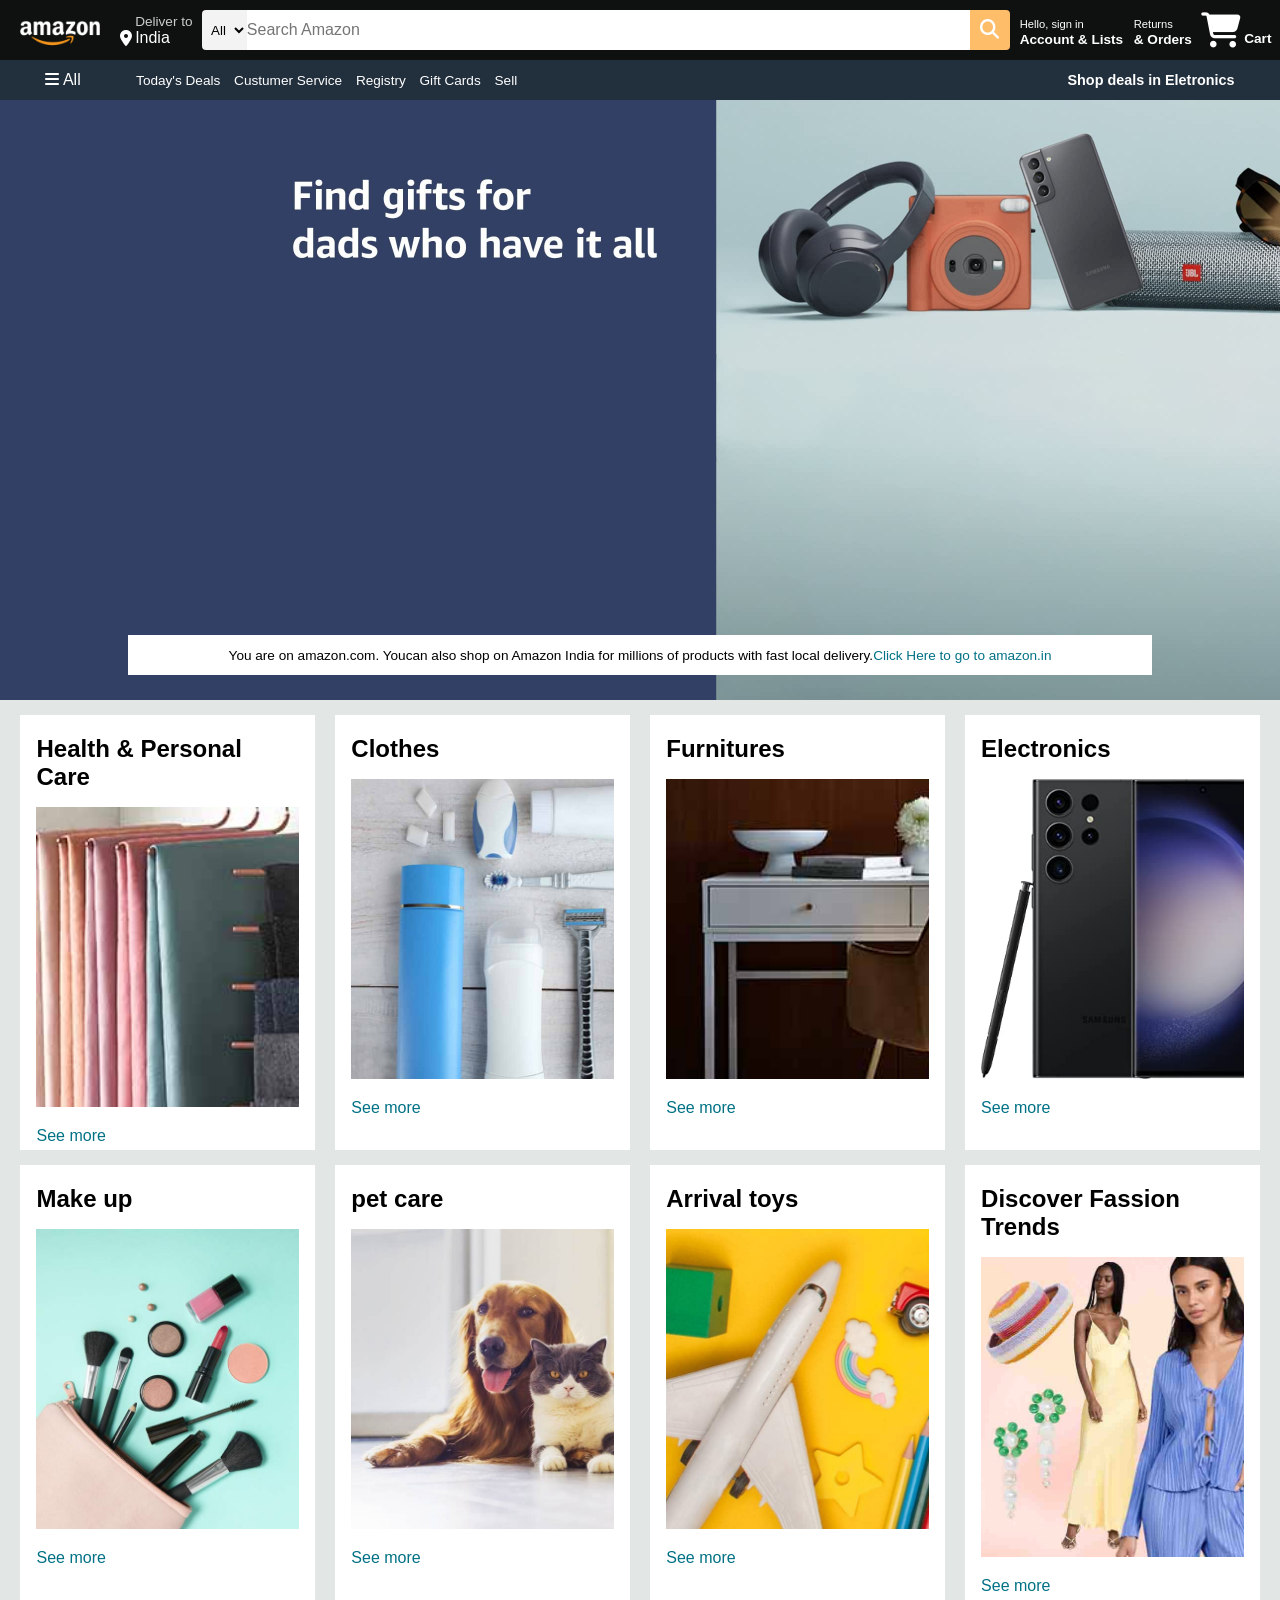
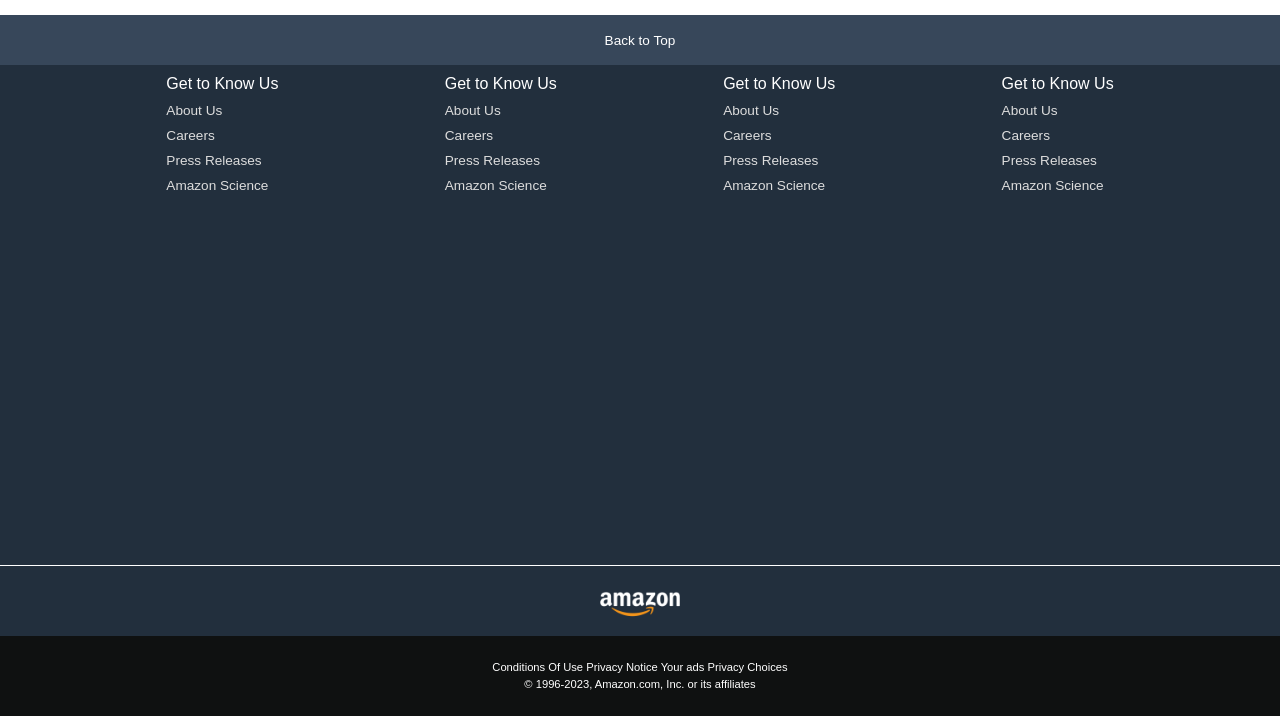
<file: Amazon-Clone/index.html>
<!DOCTYPE html>
<html lang="en">
<head>
    <meta charset="UTF-8">
    <meta name="viewport" content="width=device-width, initial-scale=1.0">
    <title>Document</title>
    <link rel="stylesheet" href="style.css">
    <link rel="stylesheet" href="https://cdnjs.cloudflare.com/ajax/libs/font-awesome/6.4.0/css/all.min.css" integrity="sha512-iecdLmaskl7CVkqkXNQ/ZH/XLlvWZOJyj7Yy7tcenmpD1ypASozpmT/E0iPtmFIB46ZmdtAc9eNBvH0H/ZpiBw==" crossorigin="anonymous" referrerpolicy="no-referrer" />
</head>
<body>
   <header>
    <div class="navbar">
      <div class="nav-logo border">
         <div class="logo"></div>
      </div>
      <div class="nav-address border">
        <p class="add-first">Deliver to</p>
        <div class="add-icon">
          <i class="fa-solid fa-location-dot"></i>
        <p class="add-second">India</p>
      </div>
      </div>
      <div class="nav-search">
        <select name="" id="" class="search-select">
          <option value="">All</option>
        </select>
        <input type="text" placeholder="Search Amazon" class="search-input">
        <div class="search-icon"><i class="fa-solid fa-magnifying-glass"></i></div>
      </div>
     <div class="nav-signin border">
      <p><span>Hello, sign in</span></p>
      <p class="nav-second">Account & Lists</p>
     </div> 
     <div class="nav-return border">
      <p><span>Returns</span></p>
      <p class="nav-second">& Orders</p>
     </div>
     <div class="nav-cart">
      <i class="fa-solid fa-cart-shopping"></i>
      Cart
     </div> 
    </div>
    <div class="panel">
      <div class="panel-all">
        <i class="fa-solid fa-bars"></i>
        All
      </div>
      <div class="panel-ops">
        <p>Today's Deals</p>
        <p>Custumer Service</p>
        <p>Registry</p>
        <p>Gift Cards</p>
        <p>Sell</p>
      </div>
      <div class="panel-deals">
        Shop deals in Eletronics
      </div>
    </div>
  </header> 
  <div class="hero-section">
    <p class="hero-msg">You are on amazon.com. Youcan also shop on Amazon India for millions of products with fast local delivery.<a href="">Click Here to go to amazon.in</a> </p>
  </div>
  <div class="shop-section">
    <div class="box1 box">
      <div class="box-content">
        <h2>Health & Personal Care</h2>
        <div class="box-img" style="background-image: url('box1_image.jpg');"></div>
        <p>See more</p>
      </div>
    </div>
    <div class="box2 box">
      <div class="box-content">
        <h2>Clothes</h2>
        <div class="box-img" style="background-image: url('box2_image.jpg');"></div>
        <p>See more</p>
      </div>
    </div>
    <div class="box3 box">
      <div class="box-content">
        <h2>Furnitures</h2>
        <div class="box-img" style="background-image: url('box3_image.jpg');"></div>
        <p>See more</p>
      </div>
    </div>
    <div class="box4 box">
      <div class="box-content">
        <h2>Electronics</h2>
        <div class="box-img" style="background-image: url('box4_image.jpg');"></div>
        <p>See more</p>
      </div>
    </div>
    <div class="box1 box">
      <div class="box-content">
        <h2>Make up</h2>
        <div class="box-img" style="background-image: url('box5_image.jpg');"></div>
        <p>See more</p>
      </div>
    </div>
    <div class="box2 box">
      <div class="box-content">
        <h2>pet care</h2>
        <div class="box-img" style="background-image: url('box6_image.jpg');"></div>
        <p>See more</p>
      </div>
    </div>
    <div class="box3 box">
      <div class="box-content">
        <h2>Arrival toys</h2>
        <div class="box-img" style="background-image: url('box7_image.jpg');"></div>
        <p>See more</p>
      </div>
    </div>
    <div class="box4 box">
      <div class="box-content">
        <h2>Discover Fassion Trends</h2>
        <div class="box-img" style="background-image: url('box8_image.jpg');"></div>
        <p>See more</p>
      </div>
    </div>
  </div>
  <footer>
    <div class="foot-panel1">
      Back to Top
    </div>
    <div class="foot-panel2">
      <ul>
        <p>Get to Know Us</p>
        <a href="">About Us</a>
        <a href="">Careers</a>
        <a href="">Press Releases</a>
        <a href="">Amazon Science </a>
      </ul>
      <ul>
        <p>Get to Know Us</p>
        <a href="">About Us</a>
        <a href="">Careers</a>
        <a href="">Press Releases</a>
        <a href="">Amazon Science </a>
      </ul>
      <ul>
        <p>Get to Know Us</p>
        <a href="">About Us</a>
        <a href="">Careers</a>
        <a href="">Press Releases</a>
        <a href="">Amazon Science </a>
      </ul>
      <ul>
        <p>Get to Know Us</p>
        <a href="">About Us</a>
        <a href="">Careers</a>
        <a href="">Press Releases</a>
        <a href="">Amazon Science </a>
      </ul>
    </div>
    <div class="foot-panel3">
      <div class="logo">

      </div>
    </div>
    <div class="foot-panel4">
      <div class="pages">
        <a href="">Conditions Of Use</a>
        <a href="">Privacy Notice</a>
        <a href="">Your ads Privacy Choices</a>
      </div>
      <div class="copyright">
        © 1996-2023, Amazon.com, Inc. or its affiliates
      </div>
    </div>
  </footer>
</body>
</html>
</file>
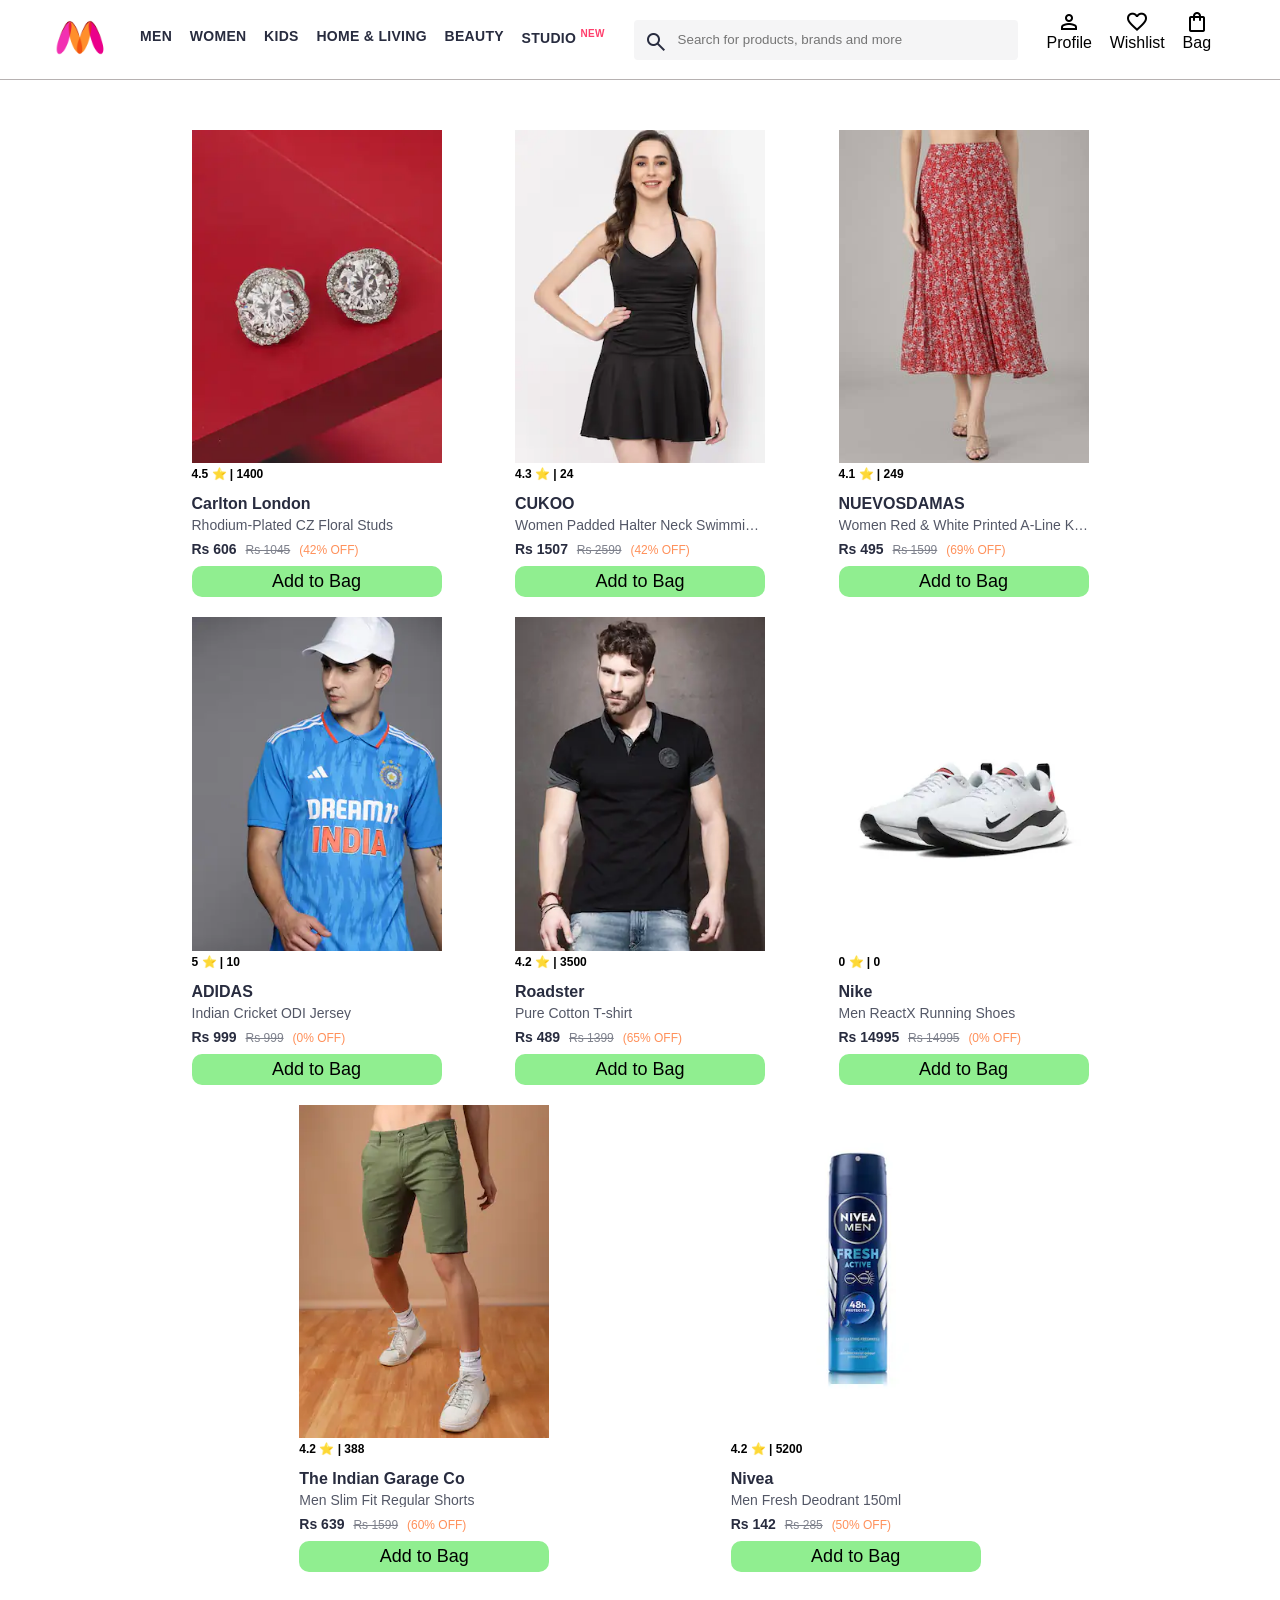
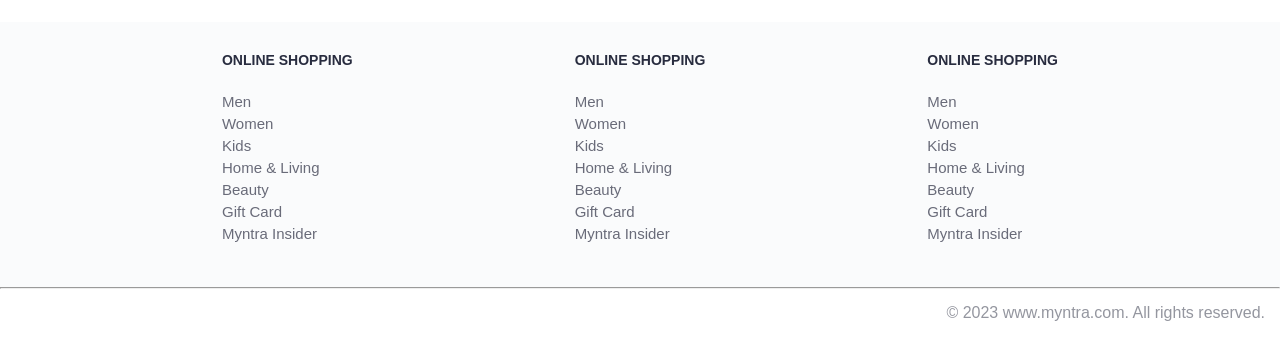
<file: 9-Myntra-Clone/1-pre-built-bundle/old-clone/index.html>
<!DOCTYPE html>
<html lang="en">
<head>
    <title>Myntra Functional Clone</title>
    <link rel="stylesheet" href="css/index.css">
    <link rel="stylesheet" href="https://fonts.googleapis.com/css2?family=Material+Symbols+Outlined:opsz,wght,FILL,GRAD@20..48,100..700,0..1,-50..200" />
</head>
<body>
    <header>
        <div class="logo_container">
            <a href="#"><img class="myntra_home" src="images/myntra_logo.webp" alt="Myntra Home"></a>
        </div>
        <nav class="nav_bar">
            <a href="#">Men</a>
            <a href="#">Women</a>
            <a href="#">Kids</a>
            <a href="#">Home & Living</a>
            <a href="#">Beauty</a>
            <a href="#">Studio <sup>New</sup></a>
        </nav>
        <div class="search_bar">
            <span class="material-symbols-outlined search_icon">search</span>
            <input class="search_input" placeholder="Search for products, brands and more">
        </div>
        <div class="action_bar">
            <div class="action_container">
                <span class="material-symbols-outlined action_icon">person</span>
                <span class="action_name">Profile</span>
            </div>

            <div class="action_container">
                <span class="material-symbols-outlined action_icon">favorite</span>
                <span class="action_name">Wishlist</span>
            </div>

            <a class="action_container" href="pages/bag.html">
                <span class="material-symbols-outlined action_icon">shopping_bag</span>
                <span class="action_name">Bag</span>
                <span class="bag-item-count">0</span>
            </a>
        </div>
    </header>
    <main>
        <div class="items-container">
        </div>
    </main>
    <footer>
        <div class="footer_container">
            <div class="footer_column">
                <h3>ONLINE SHOPPING</h3>

                <a href="#">Men</a>
                <a href="#">Women</a>
                <a href="#">Kids</a>
                <a href="#">Home & Living</a>
                <a href="#">Beauty</a>
                <a href="#">Gift Card</a>
                <a href="#">Myntra Insider</a>
            </div>

            <div class="footer_column">
                <h3>ONLINE SHOPPING</h3>

                <a href="#">Men</a>
                <a href="#">Women</a>
                <a href="#">Kids</a>
                <a href="#">Home & Living</a>
                <a href="#">Beauty</a>
                <a href="#">Gift Card</a>
                <a href="#">Myntra Insider</a>
            </div>

            <div class="footer_column">
                <h3>ONLINE SHOPPING</h3>

                <a href="#">Men</a>
                <a href="#">Women</a>
                <a href="#">Kids</a>
                <a href="#">Home & Living</a>
                <a href="#">Beauty</a>
                <a href="#">Gift Card</a>
                <a href="#">Myntra Insider</a>
            </div>
        </div>
        <hr>

        <div class="copyright">
            © 2023 www.myntra.com. All rights reserved.
        </div>
    </footer>
    <script src="data/items.js"></script>
    <script src="scripts/index.js"></script>
</body>
</html>
</file>
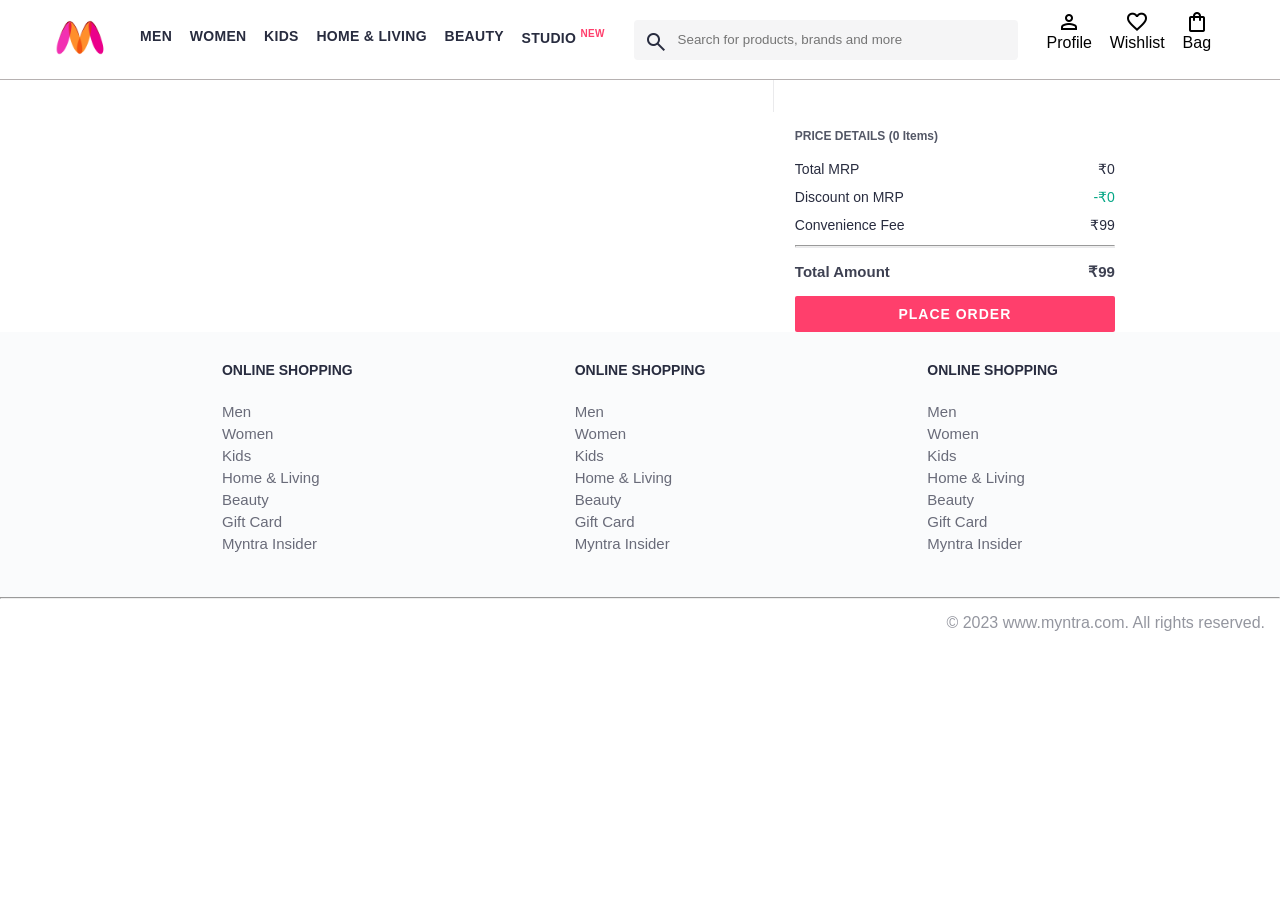
<file: 9-Myntra-Clone/1-pre-built-bundle/old-clone/pages/bag.html>
<!DOCTYPE html>
<html lang="en">
<head>
    <title>Myntra Clone</title>
    <link rel="stylesheet" href="../css/index.css">
    <link rel="stylesheet" href="../css/bag.css">
    <link rel="stylesheet" href="https://fonts.googleapis.com/css2?family=Material+Symbols+Outlined:opsz,wght,FILL,GRAD@20..48,100..700,0..1,-50..200" />
</head>
<body>
    <header>
        <div class="logo_container">
            <a href="#"><img class="myntra_home" src="../images/myntra_logo.webp" alt="Myntra Home"></a>
        </div>
        <nav class="nav_bar">
            <a href="#">Men</a>
            <a href="#">Women</a>
            <a href="#">Kids</a>
            <a href="#">Home & Living</a>
            <a href="#">Beauty</a>
            <a href="#">Studio <sup>New</sup></a>
        </nav>
        <div class="search_bar">
            <span class="material-symbols-outlined search_icon">search</span>
            <input class="search_input" placeholder="Search for products, brands and more">
        </div>
        <div class="action_bar">
            <div class="action_container">
                <span class="material-symbols-outlined action_icon">person</span>
                <span class="action_name">Profile</span>
            </div>

            <div class="action_container">
                <span class="material-symbols-outlined action_icon">favorite</span>
                <span class="action_name">Wishlist</span>
            </div>

            <div class="action_container">
                <span class="material-symbols-outlined action_icon">shopping_bag</span>
                <span class="action_name">Bag</span>
                <span class="bag-item-count">0</span>
            </div>
        </div>
    </header>
    <main>
      <div class="bag-page">
        <div class="bag-items-container">
        </div>
        <div class="bag-summary">
        </div>

      </div>
    </main>
    <footer>
        <div class="footer_container">
            <div class="footer_column">
                <h3>ONLINE SHOPPING</h3>

                <a href="#">Men</a>
                <a href="#">Women</a>
                <a href="#">Kids</a>
                <a href="#">Home & Living</a>
                <a href="#">Beauty</a>
                <a href="#">Gift Card</a>
                <a href="#">Myntra Insider</a>
            </div>

            <div class="footer_column">
                <h3>ONLINE SHOPPING</h3>

                <a href="#">Men</a>
                <a href="#">Women</a>
                <a href="#">Kids</a>
                <a href="#">Home & Living</a>
                <a href="#">Beauty</a>
                <a href="#">Gift Card</a>
                <a href="#">Myntra Insider</a>
            </div>

            <div class="footer_column">
                <h3>ONLINE SHOPPING</h3>

                <a href="#">Men</a>
                <a href="#">Women</a>
                <a href="#">Kids</a>
                <a href="#">Home & Living</a>
                <a href="#">Beauty</a>
                <a href="#">Gift Card</a>
                <a href="#">Myntra Insider</a>
            </div>
        </div>
        <hr>

        <div class="copyright">
            © 2023 www.myntra.com. All rights reserved.
        </div>
    </footer>
    <script src="../data/items.js"></script>
    <script src="../scripts/index.js"></script>
    <script src="../scripts/bag.js"></script>
</body>
</html>
</file>
<file: Amazon-Clone/style.css>
*{
    margin: 0;
    padding: 0;
    font-family: Arial;
    border: border-box;
}
.navbar{
    height: 60px;
    background-color: #0f1111;
    color: white;
    display: flex;
    align-items: center;
    justify-content: space-evenly;
}
.nav-logo{
   height: 50px;
   width: 100px;
}
.logo{
   background-image: url("amazon_logo.png");
   height: 50px; 
   background-size: cover;
   width: 100%;
}
.border{
    border : 1.5px solid transparent;
}
.border:hover{
    border: 1.5px solid white;
}

/** Box 2 **/

.add-first{
color: #cccccc;
font-size: 0.85rem;
margin-left: 15px;
}
.add-second{
    color: #ffffff;
    font-size: 1rem;
    margin-left: 3px;
}
.add-icon{
    display: flex;
    align-items: center;

}

/** Box 3 **/

.nav-search{
    display: flex;
    justify-content:space-evenly ;
    width: 808px;
    height: 40px;
    border-radius: 4px;
}
.search-icon{
    width: 45px;
    display: flex;
    justify-content: center;
    align-items: center;
    border: none;
    font-size: 1.2rem;
    background-color: #febd68;
    border-top-right-radius: 4px;
    border-bottom-right-radius: 4px;
}
.search-select{
    background-color: #f3f3f3;
    width: 50px;
    text-align: center;
    border-top-left-radius: 4px;
    border-bottom-left-radius: 4px;
    border: none;
}
.nav-search:hover{
   border: 2px solid #febd68;
}
.search-input{
    width: 100%;
    font-size:1rem ;
    border: none;
}

/** Box-4 **/

span{
    font-size: 0.7rem;

}
.nav-second{
    font-size:0.85rem ;
    font-weight: 700;
}

/** Box-6 **/

.nav-cart i{
font-size: 35px;
}
.nav-cart{
    font-size: 0.85rem;
    font-weight: 700;
}

/** panel **/

.panel{
    height: 40px;
    background-color: #222f3d;
    display: flex;
    color: white;
    align-items: center;
    justify-content: space-evenly;
}
.panel-ops p{
    display: inline;
   margin-left: 10px;
}
.panel-ops{
    width: 70%;
    font-size: 0.85rem;
}
.panel-deals{
    font-size: 0.9rem;
    font-weight:700 ;
}

/** Hero-Section **/

.hero-section{
    background-image: url("hero_image.jpg");
    background-size: cover;
    height: 600px;
    display: flex;
    justify-content: center;
    align-items:flex-end;
}
.hero-msg{
    background-color: white;
    color: black;
    height: 40px;
    display: flex;
    align-items: center;
    justify-content: center;
    font-size: 0.85rem;
    width: 80%;
    margin-bottom:25px;
    
}
.hero-msg a{
    text-decoration: none;
    color: #007185;
}
.shop-section{
    display: flex;
    flex-wrap: wrap;
    justify-content: space-evenly;
    background-color: #e2e7e6;
}
.box{
    /* border: 2px solid black; */
    height: 400px;
    width: 23%;
    background-color: white;
    padding: 20px 0px 15px;
    margin-top:15px ;
    
}
.box-img{
    height:300px;
    background-size: cover;
    margin-top: 1rem;
}
.box-content{
    margin-left: 1rem;
    margin-right: 1rem;
}
.box-content p{
    color:#007185 ;
    margin-top: 20px;
}

/** Foot Pannel **/
footer{
  margin-top: 15px;  
}

.foot-panel1{
   background-color: #37475a; 
   color: white;
   height: 50px;
   display: flex;
   justify-content: center;
   align-items: center;
   font-size: 0.85rem;
}
.foot-panel2{
    background-color: #222f3d;
    height:500px;
    color: white;
    display: flex;
    justify-content:space-evenly;
}
ul a{
   display: block; 
   text-decoration: none;
   font-size:0.85rem ;
   margin-top: 10px;
   color: #dddddd;
}

ul{
    margin-top: 10px;
}

.foot-panel3{
    background-color:#222f3d ;
    color: white;
    border-top: 0.5px solid white;
    height: 70px;
    display: flex;
    justify-content: center;
    align-items: center;
}
.logo{
    background-image: url("amazon_logo.png");
    height: 50px; 
    background-size: cover;
    width: 100px;
}

.foot-panel4{
    background-color: #0f1111;
    color: white;
    font-size:0.7rem ;
    text-align: center;
    /* display: flex;
    justify-content: centre;
    align-items: centre; */
    height: 80px;
}
.pages{
    padding-top:25px ;
}
.pages a{
    text-decoration: none;
    color: white;
}
.copyright{
    padding-top: 5px;
}
</file>
<file: 9-Myntra-Clone/1-pre-built-bundle/old-clone/css/index.css>
/***************** Item Page CSS **************************/
/*.action_container {
    text-decoration: none;
}
a.action_container:link {
    color:black;
}
.item-details {
    cursor: pointer;
    width: 250px;
    margin: 10px;
}
.stars {
    font-size: 12px;
    font-weight: 700;
    text-align: left;
}
.company {
    font-size: 18px;
    font-weight: 700;
    line-height: 1;
    color: #282c3f;
    margin-bottom: 6px;
    overflow: hidden;
    text-overflow: ellipsis;
    white-space: nowrap;
    margin-top: 20px;
}
.item-name {
    color: #535766;
    font-size: 16px;
    line-height: 1;
    margin-bottom: 0;
    margin-top: 0;
    overflow: hidden;
    text-overflow: ellipsis;
    white-space: nowrap;
    font-weight: 400;
    display: block;
}
.price-container {
    margin-top: 10px;
}
.current-price {
    font-size: 14px;
    font-weight: 700;
    color: #282c3f;
}
.original-price {
    text-decoration: line-through;
    color: #7e818c;
    font-weight: 400;
    margin-left: 5px;
    font-size: 12px;
}
.discount-percentage {
    color: #ff905a;
    font-weight: 400;
    font-size: 12px;
    margin-left: 5px;
}
.btn-bag {
    background-color: lightgreen;
    border: none;
    padding: 5px 15px;
    border-radius: 10px;
    width: 100%;
    margin-top: 7px;
    font-size: 20px;
    cursor: pointer;
}
.bag-items {
    background-color: #f16565;
    white-space: nowrap;
    text-align: center;
    line-height: 18px;
    padding: 0 6px;
    height: 18px;
    position: relative;
    border-radius: 50%;
    font-size: 12px;
    color: #fff;
    left: 13px;
    top: -44px;
    font-weight: 700;
    cursor: pointer;
}*/

* {
    margin: 0;
    padding: 0;
    font-family: Assistant,-apple-system,BlinkMacSystemFont,Segoe UI,Roboto,Helvetica,Arial,sans-serif;
    box-sizing: border-box;
}
header {
    display: flex;
    background-color: #ffffff;
    height: 80px;
    justify-content: space-between;
    align-items: center;
    border-bottom: 1px solid #b6b1b1;
}
.myntra_home {
    height: 45px;
}
.logo_container {
    margin-left: 4%;
}
.action_bar {
    margin-right: 4%;
}
.nav_bar {
    display: flex;
    min-width: 500px;
    justify-content: space-evenly;
}
.nav_bar a {
    font-size: 14px;
    letter-spacing: .3px;
    color: #282c3f;
    font-weight: 700;
    text-transform: uppercase;
    text-decoration: none;
    padding: 28px 0;
    border-bottom: 5px solid #ffffff;
}
.nav_bar a:hover {
    border-bottom: 4px solid #f54e77;
}

.nav_bar a sup {
    color: #ff3f6c;
    font-size: 10px;
}

.search_bar {
    height: 40px;
    min-width: 200px;
    width: 30%;
    display: flex;
    align-items: center;
}
.search_icon {
    box-sizing: content-box;
    height: 20px;
    padding: 10px;

    background-color: #f5f5f6;
    color: #282c3f;
    font-weight: 300;
    border-radius: 4px 0 0 4px;
}
.search_input {
    color: #696e79;
    background-color: #f5f5f6;
    flex-grow: 1;
    height: 40px;
    border: 0;
    border-radius: 0 4px 4px 0;
}

.action_bar {
    display: flex;
    min-width: 200px;
    justify-content: space-evenly;
}

.action_container {
    display: flex;
    flex-direction: column;
    align-items: center;
}

/* Main section */
.banner_container {
    margin: 40px 0;
}
.banner_image {
    width: 100%;
}

.category_heading {
    text-transform: uppercase;
    color: #3e4152;
    letter-spacing: .15em;
    font-size: 1.8em;
    margin: 50px 0 10px 30px;
    max-height: 5em;
    font-weight: 700;
}

.category-items, .items-container {
    width: 80%;
    margin: 50px 10%;
    display: flex;
    flex-wrap: wrap;
    justify-content: space-evenly;
}

.sale_item {
    width: 250px;
}

.footer_container {
    padding: 30px 0px 40px 0px;
    background: #FAFBFC;
    display: flex;
    justify-content: space-evenly;
}

.footer_column {
    display: flex;
    flex-direction: column;
}

.footer_column h3 {
    color: #282c3f;
    font-size: 14px;
    margin-bottom: 25px;
}

.footer_column a {
    color: #696b79;
    font-size: 15px;
    text-decoration: none;
    padding-bottom: 5px;
}

.copyright {
    color: #94969f;
    text-align: end;
    padding: 15px;
}

.items-container {
    width: 80%;
    margin: 40px 10%;
}
.item-container {
    width: 250px;
    margin: 10px;
}
.item-image {
    width: 100%;
}
.rating {
    font-size: 12px;
    font-weight: 700;
}
.company-name {
    margin-top: 15px;
    font-size: 16px;
    font-weight: 700;
    line-height: 1;
    color: #282c3f;
    margin-bottom: 6px;
    overflow: hidden;
    text-overflow: ellipsis;
    white-space: nowrap;
}
.item-name {
    color: #535766;
    font-size: 14px;
    line-height: 1;
    margin-bottom: 0;
    margin-top: 0;
    overflow: hidden;
    text-overflow: ellipsis;
    white-space: nowrap;
    font-weight: 400;
    display: block;
}
.price {
    margin-top: 10px;
    font-size: 14px;
    line-height: 15px;
    color: #282c3f;
    white-space: nowrap;
}
.current-price {
    font-size: 14px;
    font-weight: 700;
    color: #282c3f;
}
.original-price {
    text-decoration: line-through;
    color: #7e818c;
    font-weight: 400;
    margin-left: 5px;
    font-size: 12px;
}
.discount {
    color: #ff905a;
    font-weight: 400;
    font-size: 12px;
    margin-left: 5px;
}
.btn-add-bag {
    margin-top: 8px;
    font-size: 18px;
    width: 100%;
    background-color: lightgreen;
    border: none;
    padding: 5px 15px;
    border-radius: 10px;
    cursor: pointer;
}
.bag-item-count {
    background-color: #f16565;
    white-space: nowrap;
    text-align: center;
    line-height: 18px;
    padding: 0 6px;
    height: 18px;
    position: relative;
    border-radius: 50%;
    font-size: 12px;
    color: #fff;
    left: 13px;
    top: -44px;
    font-weight: 700;
    cursor: pointer;
}
.action_container {
    text-decoration: none;
}
a.action_container:link {
    color:black;
}
</file>
<file: 9-Myntra-Clone/1-pre-built-bundle/old-clone/css/bag.css>
.bag-items-container {
  display: inline-block;
  width: 64%;
  padding-right: 20px;
  border-right: 1px solid #eaeaec;
  padding-top: 32px;
  color: #282c3f;
  font-size: 13px;
  line-height: 1.42857143;
}

.bag-page {
  width: 75%;
  margin-left: 12.5%;
}

.bag-summary {
  vertical-align: top;
  display: inline-block;
  width: 35%;
  padding: 24px 0 0 16px;
  color: #282c3f;
  font-size: 13px;
  line-height: 1.42857143;
}

.bag-details-container {
  margin-bottom: 16px;
}

.price-header {
  font-size: 12px;
  font-weight: 700;
  margin: 24px 0 16px;
  color: #535766;
}

.price-item {
  margin-bottom: 12px;
  line-height: 16px;
  font-size: 14px;
  color: #282c3f;
}

.price-item-value {
  float: right;
}

.priceDetail-base-discount {
  color: #03a685;
}

.price-footer {
  font-weight: 700;
  font-size: 15px;
  padding-top: 16px;
  border-top: 1px solid #eaeaec;
  color: #3e4152;
  line-height: 16px;
}

.btn-place-order {
  width: 100%;
  letter-spacing: 1px;
  font-size: 14px;
  font-weight: 600;
  border-radius: 2px;
  border-width: 0px;
  padding: 10px 16px;
  background-color: rgb(255, 63, 108);
  color: rgb(255, 255, 255);
  cursor: pointer;
}

.bag-item-container {
  margin-bottom: 8px;
  background: #fff;
  font-size: 14px;
  border: 1px solid #eaeaec;
  border-radius: 4px;
  position: relative;
  padding: 12px 12px 0;
}

.item-left-part {
  position: absolute;
  background: rgb(255, 242, 223);
  height: 148px;
  width: 111px;
}

.item-right-part {
  padding-left: 12px;
  position: relative;
  min-height: 148px;
  margin-left: 111px;
  margin-bottom: 12px;
}

.bag-item-img {
  width: 100%;
}

.return-period {
  display: inline-flex;
  font-size: 14px;
  padding-top: 8px;
}

.return-period-days {
  font-weight: 700;
  margin-right: 4px;
}

.delivery-details {
  margin-top: 5px;
  color: #282c3f;
  font-size: 12px;
  letter-spacing: -.1px;
  margin-bottom: 8px;
  line-height: 15px;
}

.delivery-details-days {
  color: #03a685;
}

.remove-from-cart {
  position: absolute;
  font-size: 25px;
  top: 10px;
  right: 18px;
  width: 14px;
  height: 14px;
  cursor: pointer;
}
</file>
